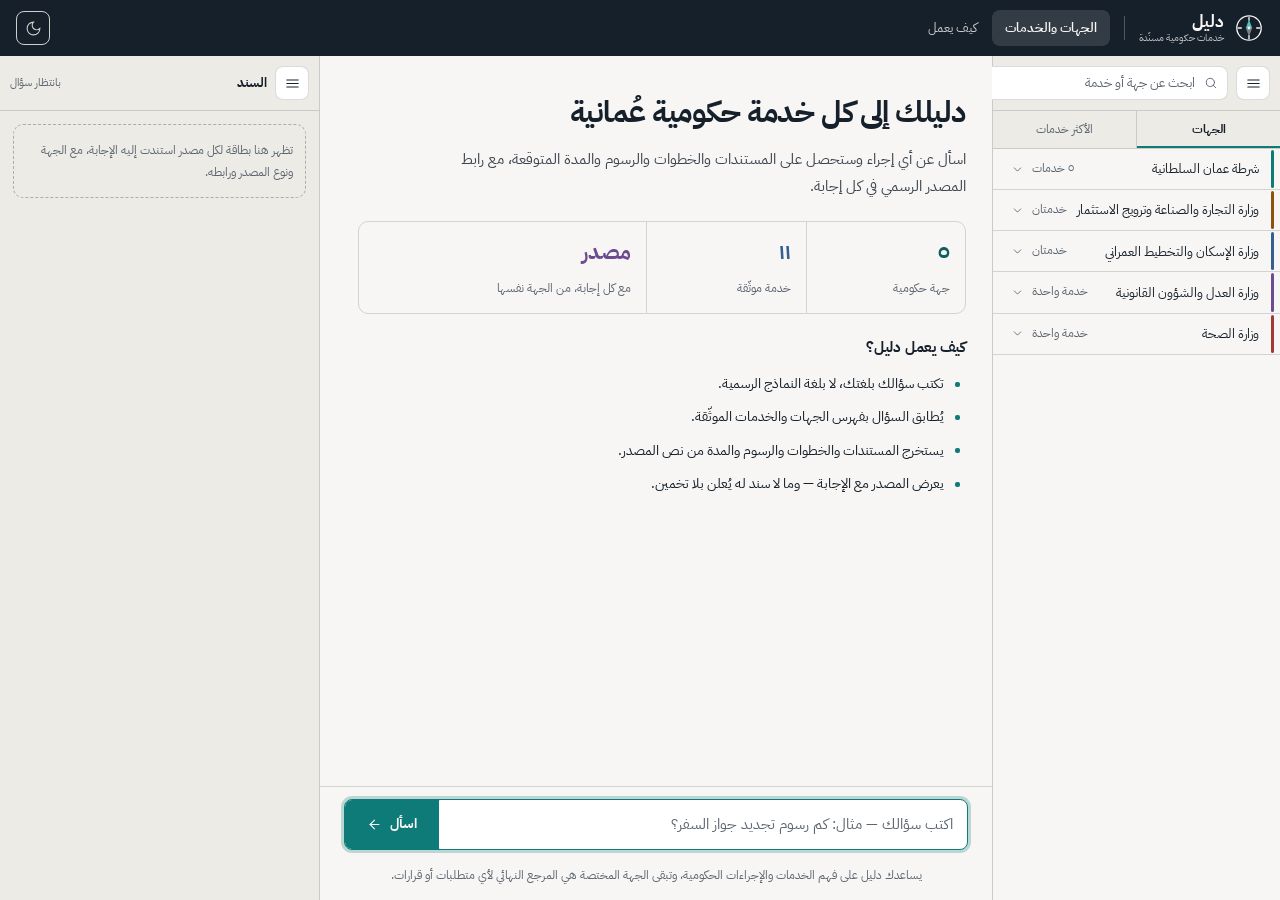
<file: design_handoff_daleel_ui/reference/demo.html>
<!DOCTYPE html>
<html lang="ar" dir="rtl">
<head>
<meta charset="UTF-8" />
<meta name="viewport" content="width=device-width, initial-scale=1.0, viewport-fit=cover" />
<title>دليل — معاينة الواجهة (بيانات تجريبية)</title>
<script>
  (function () {
    var root = document.documentElement, theme = "light";
    try { var s = localStorage.getItem("daleel-theme"); if (s === "light" || s === "dark") theme = s; } catch (e) {}
    root.setAttribute("data-theme", theme);
    try {
      var f = [];
      if (localStorage.getItem("daleel-rail-index") === "folded") f.push("index-folded");
      if (localStorage.getItem("daleel-rail-src") === "folded") f.push("src-folded");
      if (f.length) root.setAttribute("data-rails", f.join(" "));
    } catch (e) {}
  })();
</script>
<link rel="preconnect" href="https://fonts.googleapis.com" />
<link rel="preconnect" href="https://fonts.gstatic.com" crossorigin />
<link href="https://fonts.googleapis.com/css2?family=IBM+Plex+Sans+Arabic:wght@400;500;600;700&display=swap" rel="stylesheet" />
<link rel="stylesheet" href="../static/style.css" />
</head>
<body>

<a class="skip" href="#input">تخطَّ إلى مربع السؤال</a>

<div id="shell" class="shell">
  <header class="topbar">
    <a class="brand" href="#" aria-label="دليل — الصفحة الرئيسية">
      <span class="brand__mark" aria-hidden="true">
        <svg viewBox="0 0 32 32" width="30" height="30" fill="none">
          <circle cx="16" cy="16" r="13" stroke="currentColor" stroke-width="1.4" />
          <path d="M16 4.6v3.2M16 24.2v3.2M4.6 16h3.2M24.2 16h3.2" stroke="currentColor" stroke-width="1.4" stroke-linecap="round" />
          <path d="M16 7 19.4 16 12.6 16Z" fill="#4fc0b8" />
          <path d="M16 25 19.4 16 12.6 16Z" fill="currentColor" opacity=".45" />
          <circle cx="16" cy="16" r="1.5" fill="currentColor" />
        </svg>
      </span>
      <span class="brand__names">
        <span class="brand__name">دليل</span>
        <span class="brand__tag">خدمات حكومية مسنَدة</span>
      </span>
    </a>
    <span class="topbar__sep" aria-hidden="true"></span>
    <nav class="nav" aria-label="أقسام الصفحة">
      <a class="nav__link is-current" href="#directory-search">الجهات والخدمات</a>
      <a class="nav__link" href="#how">كيف يعمل</a>
    </nav>
    <div class="topbar__tools">
      <button id="theme-toggle" class="iconbtn" type="button" aria-label="التبديل إلى الوضع الداكن" title="تبديل السمة">
        <svg class="icon-sun" viewBox="0 0 24 24" fill="none" stroke="currentColor" stroke-width="1.5" stroke-linecap="round" aria-hidden="true"><path d="M12 3a6 6 0 0 0 9 9 9 9 0 1 1-9-9Z" /></svg>
        <svg class="icon-moon" viewBox="0 0 24 24" fill="none" stroke="currentColor" stroke-width="1.5" stroke-linecap="round" aria-hidden="true"><circle cx="12" cy="12" r="4" /><path d="M12 2v2M12 20v2M4.9 4.9l1.4 1.4M17.7 17.7l1.4 1.4M2 12h2M20 12h2M6.3 17.7l-1.4 1.4M19.1 4.9l-1.4 1.4" /></svg>
      </button>
    </div>
  </header>

  <div class="panes">
    <aside class="rail rail--index" aria-label="فهرس الجهات والخدمات">
      <div class="rail__strip">
        <button class="rail__fold" type="button" data-fold="index" aria-label="فتح الفهرس" aria-expanded="false">
          <svg viewBox="0 0 24 24" fill="none" stroke="currentColor" stroke-width="1.6" stroke-linecap="round" aria-hidden="true"><path d="M4 7h16M4 12h16M4 17h16" /></svg>
        </button>
        <span class="rail__strip-label">الفهرس</span>
        <span id="fold-count-index" class="rail__strip-badge"></span>
      </div>
      <div class="rail__head">
        <button class="rail__fold" type="button" data-fold="index" aria-label="طي الفهرس" aria-expanded="true">
          <svg viewBox="0 0 24 24" fill="none" stroke="currentColor" stroke-width="1.6" stroke-linecap="round" aria-hidden="true"><path d="M4 7h16M4 12h16M4 17h16" /></svg>
        </button>
        <label class="sr-only" for="directory-search">ابحث عن جهة أو خدمة</label>
        <div class="search">
          <svg viewBox="0 0 24 24" fill="none" stroke="currentColor" stroke-width="1.6" stroke-linecap="round" aria-hidden="true"><circle cx="11" cy="11" r="7" /><path d="m20 20-4.3-4.3" /></svg>
          <input id="directory-search" class="search__input" type="search" placeholder="ابحث عن جهة أو خدمة" />
        </div>
      </div>
      <div class="railtabs" role="tablist" aria-label="طريقة العرض">
        <button type="button" role="tab" class="is-active" aria-selected="true" data-sort="name">الجهات</button>
        <button type="button" role="tab" aria-selected="false" data-sort="size">الأكثر خدمات</button>
      </div>
      <div id="directory-list" class="dirlist"></div>
      <p id="directory-empty" class="dirempty" hidden>لا توجد جهة أو خدمة مطابقة لبحثك.</p>
    </aside>

    <main class="main">
      <div id="thread" class="thread" tabindex="-1">
        <section id="welcome" class="welcome" aria-labelledby="welcome-title">
          <div>
            <h1 id="welcome-title" class="welcome__title">دليلك إلى كل خدمة حكومية عُمانية</h1>
            <p class="welcome__text" style="margin-top:12px">اسأل عن أي إجراء وستحصل على المستندات والخطوات والرسوم والمدة المتوقعة، مع رابط المصدر الرسمي في كل إجابة.</p>
          </div>
          <div class="figures" id="figures">
            <div><b id="fig-auth">—</b><span>جهة حكومية</span></div>
            <div><b id="fig-svc">—</b><span>خدمة موثّقة</span></div>
            <div><b>مصدر</b><span>مع كل إجابة، من الجهة نفسها</span></div>
          </div>
          <section id="how" aria-labelledby="how-title">
            <h2 id="how-title" class="welcome__text" style="font-weight:700;color:var(--ink)">كيف يعمل دليل؟</h2>
            <ol class="answer__list" style="margin-top:10px">
              <li>تكتب سؤالك بلغتك، لا بلغة النماذج الرسمية.</li>
              <li>يُطابق السؤال بفهرس الجهات والخدمات الموثّقة.</li>
              <li>يستخرج المستندات والخطوات والرسوم والمدة من نص المصدر.</li>
              <li>يعرض المصدر مع الإجابة — وما لا سند له يُعلن بلا تخمين.</li>
            </ol>
          </section>
        </section>
        <div id="messages" class="messages" aria-live="polite" aria-busy="false" style="display:flex;flex-direction:column;gap:15px"></div>
      </div>

      <form id="composer" class="composer" autocomplete="off">
        <label class="sr-only" for="input">اكتب سؤالك</label>
        <div class="composer__box">
          <input id="input" class="composer__input" type="text" placeholder="اكتب سؤالك — مثال: كم رسوم تجديد جواز السفر؟" enterkeyhint="send" />
          <button id="send" class="composer__send" type="submit"><span>اسأل</span>
            <svg viewBox="0 0 24 24" fill="none" stroke="currentColor" stroke-width="1.8" stroke-linecap="round" aria-hidden="true"><path d="M19 12H5" /><path d="m12 19-7-7 7-7" /></svg>
          </button>
        </div>
      </form>

      <p class="disclaimer">يساعدك دليل على فهم الخدمات والإجراءات الحكومية، وتبقى الجهة المختصة هي المرجع النهائي لأي متطلبات أو قرارات.</p>

      <nav class="mobilebar" aria-label="التنقّل السريع">
        <button type="button" class="is-active" data-mobile="ask">
          <svg viewBox="0 0 24 24" fill="none" stroke="currentColor" stroke-width="1.5" stroke-linecap="round" aria-hidden="true"><path d="M8 10h8M8 14h5" /><path d="M21 12a8 8 0 1 1-3.2-6.4L21 5v7Z" /></svg>اسأل</button>
        <button type="button" data-mobile="index">
          <svg viewBox="0 0 24 24" fill="none" stroke="currentColor" stroke-width="1.5" stroke-linecap="round" aria-hidden="true"><path d="M4 5h16M4 12h16M4 19h10" /></svg>الفهرس</button>
        <button type="button" data-mobile="src">
          <svg viewBox="0 0 24 24" fill="none" stroke="currentColor" stroke-width="1.5" stroke-linecap="round" aria-hidden="true"><path d="M4 19V5a2 2 0 0 1 2-2h11l3 3v13a2 2 0 0 1-2 2H6a2 2 0 0 1-2-2Z" /><path d="M8 8h7M8 12h7" /></svg>السند</button>
      </nav>
    </main>

    <aside class="rail rail--src" aria-label="سند الإجابة">
      <div class="rail__strip">
        <button class="rail__fold" type="button" data-fold="src" aria-label="فتح السند" aria-expanded="false">
          <svg viewBox="0 0 24 24" fill="none" stroke="currentColor" stroke-width="1.6" stroke-linecap="round" aria-hidden="true"><path d="M4 7h16M4 12h16M4 17h16" /></svg>
        </button>
        <span class="rail__strip-label">السند</span>
        <span id="fold-count-src" class="rail__strip-badge" hidden></span>
      </div>
      <div class="rail__head">
        <button class="rail__fold" type="button" data-fold="src" aria-label="طي السند" aria-expanded="true">
          <svg viewBox="0 0 24 24" fill="none" stroke="currentColor" stroke-width="1.6" stroke-linecap="round" aria-hidden="true"><path d="M4 7h16M4 12h16M4 17h16" /></svg>
        </button>
        <span class="rail__title">السند</span>
        <span id="src-note" class="rail__note">بانتظار سؤال</span>
      </div>
      <div id="src-body" class="srcbody"></div>
    </aside>

    <button class="rail__scrim" type="button" aria-label="إغلاق اللوحة" tabindex="-1"></button>
  </div>
</div>

<!-- بيانات فهرس تجريبية، بنفس شكل registry.browse_directory() -->
<script id="directory-data" type="application/json">
[
 {"id":"rop","name_ar":"شرطة عمان السلطانية","portal_url":"https://www.rop.gov.om","search":"شرطة عمان السلطانيه",
  "services":[
   {"service_id":"rop-psp-02","name_ar":"تجديد جواز السفر","search":"تجديد جواز السفر"},
   {"service_id":"rop-psp-01","name_ar":"إصدار جواز سفر جديد","search":"اصدار جواز سفر جديد"},
   {"service_id":"rop-id-01","name_ar":"تجديد البطاقة الشخصية","search":"تجديد البطاقه الشخصيه"},
   {"service_id":"rop-veh-03","name_ar":"نقل ملكية مركبة","search":"نقل ملكيه مركبه"},
   {"service_id":"rop-drv-01","name_ar":"تجديد رخصة السياقة","search":"تجديد رخصه السياقه"}]},
 {"id":"moci","name_ar":"وزارة التجارة والصناعة وترويج الاستثمار","portal_url":"https://www.moci.gov.om","search":"وزاره التجاره والصناعه وترويج الاستثمار",
  "services":[
   {"service_id":"moci-cr-01","name_ar":"تأسيس سجل تجاري","search":"تاسيس سجل تجاري"},
   {"service_id":"moci-cr-02","name_ar":"تجديد السجل التجاري","search":"تجديد السجل التجاري"}]},
 {"id":"mohup","name_ar":"وزارة الإسكان والتخطيط العمراني","portal_url":"https://www.mohup.gov.om","search":"وزاره الاسكان والتخطيط العمراني",
  "services":[
   {"service_id":"moh-title-02","name_ar":"إصدار سند ملكية","search":"اصدار سند ملكيه"},
   {"service_id":"moh-title-03","name_ar":"نقل ملكية عقار","search":"نقل ملكيه عقار"}]},
 {"id":"moj","name_ar":"وزارة العدل والشؤون القانونية","portal_url":"https://www.moj.gov.om","search":"وزاره العدل والشوون القانونيه",
  "services":[{"service_id":"moj-att-01","name_ar":"توثيق وكالة","search":"توثيق وكاله"}]},
 {"id":"moh","name_ar":"وزارة الصحة","portal_url":"https://www.moh.gov.om","search":"وزاره الصحه",
  "services":[{"service_id":"moh-birth-01","name_ar":"شهادة ميلاد","search":"شهاده ميلاد"}]}
]
</script>

<!-- بديل تجريبي لنقطة /chat حتى تعمل المعاينة بلا خادم. لا يُنسخ إلى المشروع. -->
<script>
window.fetch = function (url, options) {
  const body = JSON.parse((options && options.body) || "{}");
  const last = (body.history || []).filter((m) => m.role === "user").pop();
  const text = (last && last.content) || "";
  const wait = (data) => new Promise((r) =>
    setTimeout(() => r({ ok: true, status: 200, json: () => Promise.resolve(data) }), 900));

  if (/رخصة|رخصه/.test(text) && !body.service_id) {
    return wait({ format: "clarify", reply: "سؤالك يطابق خدمتين. أيّهما تقصد؟", options: [
      { label_ar: "تجديد رخصة سياقة قائمة", service_id: "rop-drv-01" },
      { label_ar: "إصدار رخصة سياقة جديدة", service_id: "rop-drv-02" }] });
  }
  if (/حفر|تصريح/.test(text)) {
    return wait({ format: "refusal", answer_time: 2.4,
      reply: "لم تورد المصادر الرسمية رسماً لهذه الخدمة، ولن أقدّم رقماً غير مسنَد. راجع بوابة الجهة." });
  }
  return wait({
    format: "answer", service_name: "تجديد جواز السفر", authority: "شرطة عمان السلطانية",
    confidence: "high", answer_time: 5.4,
    answer: "رسوم تجديد جواز السفر بحسب مدة الصلاحية المطلوبة:\n" +
      "- **٢٠ ريالاً عمانياً** لجواز مدته خمس سنوات.\n" +
      "- **٤٠ ريالاً عمانياً** لجواز مدته عشر سنوات.\n" +
      "مدة الإنجاز المعلنة ثلاثة أيام عمل من تاريخ السداد.\n" +
      "الخطوات:\n" +
      "1. الدخول إلى تطبيق شرطة عمان السلطانية أو بوابتها الإلكترونية.\n" +
      "2. تعبئة طلب التجديد وإرفاق صورة شخصية حديثة بخلفية بيضاء.\n" +
      "3. سداد الرسوم إلكترونياً وحفظ الإيصال.\n" +
      "4. استلام الجواز من المركز المحدد أو عبر خدمة التوصيل.",
    sources: [
      { url: "https://www.rop.gov.om", authority: "شرطة عمان السلطانية", service: "تجديد جواز السفر",
        title: "صفحة خدمة تجديد جواز السفر",
        quote: "رسم إصدار الجواز لمدة خمس سنوات ٢٠ ريالاً، ولمدة عشر سنوات ٤٠ ريالاً، وتُرفق صورة شخصية حديثة." },
      { url: "https://www.oman.om", authority: "دليل الخدمات الحكومية", service: "بطاقة الخدمة",
        quote: "مدة تنفيذ الطلب ثلاثة أيام عمل من تاريخ السداد." }]
  });
};
</script>
<script src="../static/script.js"></script>
</body>
</html>
</file>
<file: design_handoff_daleel_ui/static/style.css>
/* ==========================================================================
   دليل — الواجهة الجديدة (اتجاه الشريطين)
   يستبدل static/style.css بالكامل.
   بنية الملف: الرموز ← الأساسيات ← الهيكل ← الشريطان ← المحادثة ← الجوال
   ========================================================================== */

/* ---------- 1. الرموز ---------- */
:root {
  /* ورق وحِبر */
  --bg:            #f7f6f4;
  --surface:       #edebe6;
  --surface-2:     #ffffff;
  --ink:           #16202b;
  --ink-2:         #3a434e;
  --ink-3:         #5c6570;
  --line:          rgba(22, 32, 43, .16);
  --line-strong:   rgba(22, 32, 43, .30);

  /* الأدوار اللونية — مشتقّة في OKLCH من لون فولاذي واحد */
  --teal:          #0f7b78;   /* مسنَد / الإجراء الأساسي */
  --teal-deep:     #0b5f5d;   /* نص فيروزي على ورق */
  --teal-tint:     #dcefee;
  --indigo:        #33608f;   /* الخطوات والمصادر الثانوية */
  --indigo-tint:   #dfe9f4;
  --amber:         #8a5410;   /* تحفّظ */
  --amber-tint:    #f6ecdb;
  --clay:          #9e3b32;   /* غياب السند / خطأ */
  --clay-tint:     #f7e5e2;
  --plum:          #6d4b8f;   /* توضيح */
  --plum-tint:     #ece4f4;

  /* تدوير */
  --r-frame: 16px;
  --r-card:  10px;
  --r-soft:  8px;
  --r-chip:  6px;
  --r-pill:  999px;

  /* مقاسات */
  --rail-index: 288px;
  --rail-src:   320px;
  --rail-fold:  46px;
  --head-h:     56px;

  --shadow-sm: 0 1px 2px rgba(22, 32, 43, .08);
  --shadow-md: 0 4px 14px rgba(22, 32, 43, .12);
  --shadow-lg: 0 14px 36px rgba(22, 32, 43, .18);

  --font: "IBM Plex Sans Arabic", system-ui, -apple-system, "Segoe UI", sans-serif;
}

[data-theme="dark"] {
  --bg:            #101720;
  --surface:       #19222e;
  --surface-2:     #16202b;
  --ink:           #e8eaed;
  --ink-2:         #b9c2cc;
  --ink-3:         #9aa7b4;
  --line:          rgba(232, 234, 237, .18);
  --line-strong:   rgba(232, 234, 237, .34);

  --teal:          #4fc0b8;
  --teal-deep:     #4fc0b8;
  --teal-tint:     rgba(79, 192, 184, .16);
  --indigo:        #8fbdec;
  --indigo-tint:   rgba(143, 189, 236, .16);
  --amber:         #e0a24a;
  --amber-tint:    rgba(224, 162, 74, .14);
  --clay:          #e08a7e;
  --clay-tint:     rgba(224, 138, 126, .14);
  --plum:          #b79ae0;
  --plum-tint:     rgba(183, 154, 224, .14);

  --shadow-sm: 0 1px 2px rgba(0, 0, 0, .4);
  --shadow-md: 0 4px 14px rgba(0, 0, 0, .45);
  --shadow-lg: 0 14px 36px rgba(0, 0, 0, .5);
}

/* الزر الأساسي: نص فاتح على فيروزي غامق في الفاتح، وحِبر على فيروزي فاتح في الداكن */
:root         { --on-teal: #f7f6f4; }
[data-theme="dark"] { --on-teal: #101720; }

/* ---------- 2. الأساسيات ---------- */
*, *::before, *::after { box-sizing: border-box; }

html, body { height: 100%; }

body {
  margin: 0;
  background: var(--bg);
  color: var(--ink);
  font-family: var(--font);
  font-size: 15px;
  line-height: 1.75;
  -webkit-text-size-adjust: 100%;
}

h1, h2, h3 { margin: 0; line-height: 1.45; font-weight: 700; letter-spacing: -.015em; }
p { margin: 0; }
ul, ol { margin: 0; padding: 0; list-style: none; }

a { color: var(--indigo); text-decoration: none; text-underline-offset: 3px; }
a:hover { text-decoration: underline; }

button {
  font: inherit;
  color: inherit;
  background: none;
  border: 0;
  cursor: pointer;
}

:focus { outline: none; }
:focus-visible {
  outline: 2px solid var(--teal);
  outline-offset: 2px;
  border-radius: var(--r-chip);
}
::selection { background: color-mix(in srgb, var(--teal) 28%, transparent); }

.sr-only {
  position: absolute; width: 1px; height: 1px; padding: 0; margin: -1px;
  overflow: hidden; clip: rect(0 0 0 0); white-space: nowrap; border: 0;
}

.skip {
  position: absolute; inset-inline-start: 12px; top: -60px; z-index: 60;
  background: var(--teal); color: var(--on-teal);
  padding: 10px 16px; border-radius: var(--r-soft); font-weight: 700;
  transition: top .16s ease;
}
.skip:focus { top: 12px; }

/* ---------- 3. الهيكل ---------- */
.shell {
  height: 100dvh;
  display: grid;
  grid-template-rows: auto 1fr;
  overflow: hidden;
}

/* الرأس */
.topbar {
  background: var(--ink);
  color: #f7f6f4;
  height: var(--head-h);
  display: flex;
  align-items: center;
  gap: 14px;
  padding: 0 16px;
}
[data-theme="dark"] .topbar { background: var(--surface); color: var(--ink); border-bottom: 1px solid var(--line); }

.brand { display: flex; align-items: center; gap: 10px; color: inherit; flex: none; }
.brand:hover { text-decoration: none; }
.brand__mark { display: block; width: 30px; height: 30px; flex: none; }
.brand__names { display: flex; flex-direction: column; gap: 1px; }
.brand__name { font-size: 17px; font-weight: 700; line-height: 1.1; }
.brand__tag  { font-size: 10px; line-height: 1.1; opacity: .72; }

.topbar__sep { width: 1px; height: 24px; background: currentColor; opacity: .26; flex: none; }

.nav { display: flex; gap: 2px; flex: none; }
.nav__link {
  color: inherit; opacity: .8;
  padding: 7px 13px; font-size: 13px; border-radius: var(--r-soft);
}
.nav__link:hover { opacity: 1; background: rgba(247, 246, 244, .13); text-decoration: none; }
[data-theme="dark"] .nav__link:hover { background: rgba(232, 234, 237, .1); }
.nav__link.is-current { opacity: 1; font-weight: 600; background: rgba(247, 246, 244, .13); }
[data-theme="dark"] .nav__link.is-current { background: rgba(232, 234, 237, .1); }

.topbar__tools { margin-inline-start: auto; display: flex; align-items: center; gap: 8px; }

.iconbtn {
  width: 34px; height: 34px; flex: none;
  display: grid; place-items: center;
  border: 1px solid currentColor; border-radius: var(--r-soft);
  color: inherit; opacity: .82;
}
.iconbtn:hover { opacity: 1; background: rgba(247, 246, 244, .13); }
[data-theme="dark"] .iconbtn:hover { background: rgba(232, 234, 237, .1); }
.iconbtn svg { display: block; width: 17px; height: 17px; }
.iconbtn .icon-moon { display: none; }
[data-theme="dark"] .iconbtn .icon-sun  { display: none; }
[data-theme="dark"] .iconbtn .icon-moon { display: block; }

/* اللوح الثلاثي */
.panes {
  display: grid;
  grid-template-columns: var(--rail-index) minmax(0, 1fr) var(--rail-src);
  min-height: 0;
}
.shell.index-folded .panes { grid-template-columns: var(--rail-fold) minmax(0, 1fr) var(--rail-src); }
.shell.src-folded   .panes { grid-template-columns: var(--rail-index) minmax(0, 1fr) var(--rail-fold); }
.shell.index-folded.src-folded .panes { grid-template-columns: var(--rail-fold) minmax(0, 1fr) var(--rail-fold); }

/* ---------- 4. الشريطان ---------- */
.rail {
  background: var(--surface);
  min-height: 0;
  display: flex;
  flex-direction: column;
}
.rail--index { border-inline-end: 1px solid var(--line); }
.rail--src   { border-inline-start: 1px solid var(--line); }

.rail__head {
  display: flex; align-items: center; gap: 8px;
  padding: 10px; border-bottom: 1px solid var(--line);
  flex: none;
}
.rail__title { font-size: 12.5px; font-weight: 700; flex: 1; }
.rail__note  { font-size: 11px; color: var(--ink-3); }

.rail__fold {
  width: 34px; height: 34px; flex: none;
  display: grid; place-items: center;
  border: 1px solid var(--line); border-radius: var(--r-soft);
  background: var(--surface-2); color: var(--ink);
}
.rail__fold:hover { background: color-mix(in srgb, var(--teal) 10%, var(--surface-2)); }
.rail__fold svg { display: block; width: 17px; height: 17px; }

/* الحالة المطويّة: شريحة رأسية */
.rail__strip {
  display: none;
  flex-direction: column; align-items: center; gap: 12px;
  padding: 10px 0;
}
.rail__strip-label {
  writing-mode: vertical-rl;
  font-size: 12px; font-weight: 700; color: var(--ink-2);
  letter-spacing: .04em;
}
.rail__strip-badge {
  font-size: 11px; font-weight: 700;
  background: var(--teal); color: var(--on-teal);
  padding: 3px 6px; border-radius: var(--r-chip);
}
/* الطي سلوك سطح مكتب وحده؛ في الجوال الشريط لوحة منزلقة لا شريحة. */
@media (min-width: 961px) {
  .shell.index-folded .rail--index > :not(.rail__strip),
  .shell.src-folded   .rail--src   > :not(.rail__strip) { display: none; }
  .shell.index-folded .rail--index .rail__strip,
  .shell.src-folded   .rail--src   .rail__strip { display: flex; }
}

/* البحث */
.search {
  flex: 1;
  display: flex; align-items: center; gap: 7px;
  height: 34px; padding: 0 9px;
  background: var(--surface-2);
  border: 1px solid var(--line); border-radius: var(--r-soft);
}
.search:focus-within { border-color: var(--teal); box-shadow: 0 0 0 2px color-mix(in srgb, var(--teal) 22%, transparent); }
.search svg { width: 14px; height: 14px; flex: none; color: var(--ink-3); }
.search__input {
  flex: 1; min-width: 0;
  border: 0; background: none; color: inherit;
  font: inherit; font-size: 12.5px;
}
.search__input::placeholder { color: var(--ink-3); }
.search__input::-webkit-search-cancel-button { filter: grayscale(1); }

/* تبويبات الفهرس */
.railtabs { display: flex; border-bottom: 1px solid var(--line); flex: none; }
.railtabs button {
  flex: 1; padding: 8px 0; font-size: 12px; color: var(--ink-3);
  border-inline-start: 1px solid var(--line);
}
.railtabs button:first-child { border-inline-start: 0; }
.railtabs button.is-active {
  font-weight: 700; color: var(--ink);
  box-shadow: inset 0 -2px 0 var(--teal);
}

/* قائمة الجهات */
.dirlist { flex: 1; overflow-y: auto; background: var(--bg); overscroll-behavior: contain; }
.dirlist::-webkit-scrollbar { width: 10px; }
.dirlist::-webkit-scrollbar-thumb { background: var(--line); border-radius: var(--r-pill); border: 3px solid var(--bg); }

.auth { border-bottom: 1px solid var(--line); }
.auth__head {
  width: 100%;
  display: flex; align-items: stretch; gap: 0;
  text-align: start;
}
.auth__bar {
  width: 3px; flex: none; border-radius: var(--r-pill);
  background: var(--sector, var(--teal));
}
.auth__label { flex: 1; display: flex; align-items: center; gap: 8px; padding: 9px 12px; min-width: 0; }
.auth__name  { flex: 1; font-size: 13px; line-height: 1.5; }
.auth__count { font-size: 11.5px; color: var(--ink-3); flex: none; }
.auth__chev  { width: 13px; height: 13px; flex: none; color: var(--ink-3); transition: transform .18s ease; }
.auth__head:hover { background: var(--surface); }
.auth.is-open .auth__label { background: var(--surface); }
.auth.is-open .auth__name  { font-weight: 700; }
.auth.is-open .auth__chev  { transform: rotate(180deg); }

/* اللوحة القابلة للفتح — grid 0fr→1fr حتى تأخذ ارتفاع محتواها بدقّة */
.auth__panel {
  display: grid; grid-template-rows: 0fr;
  visibility: hidden;
  transition: grid-template-rows .22s ease, visibility .22s;
}
.auth.is-open .auth__panel { grid-template-rows: 1fr; visibility: visible; }
.auth__inner { overflow: hidden; }

.svc {
  display: flex; align-items: center; gap: 8px;
  padding: 7px 12px 7px 15px;
  border-inline-start: 3px solid transparent;
}
.svc__name { flex: 1; font-size: 12.5px; color: var(--ink-2); }
.svc__ask {
  flex: none; font-size: 11.5px; font-weight: 700; color: var(--teal-deep);
  padding: 6px 8px; border-radius: var(--r-chip);
  opacity: 0;
}
.svc:hover, .svc:focus-within { background: var(--teal-tint); border-inline-start-color: var(--teal); }
.svc:hover .svc__ask, .svc:focus-within .svc__ask { opacity: 1; }
.svc.is-current {
  background: var(--teal-tint); border-inline-start-color: var(--teal);
}
.svc.is-current .svc__name { font-weight: 700; color: var(--ink); }

.auth__portal {
  display: inline-block; margin: 4px 12px 12px;
  font-size: 12px; font-weight: 700; color: var(--indigo);
}

.dirempty { padding: 16px 12px; font-size: 12.5px; color: var(--ink-3); }

/* شريط السند */
.srcbody { flex: 1; overflow-y: auto; padding: 13px; display: flex; flex-direction: column; gap: 11px; }
.srchint {
  border: 1px dashed var(--line-strong); border-radius: var(--r-card);
  padding: 14px 12px; font-size: 12px; line-height: 1.85; color: var(--ink-3);
}
.srclegend { display: flex; flex-direction: column; gap: 9px; font-size: 12px; color: var(--ink-2); }
.srclegend > span { display: flex; gap: 9px; align-items: baseline; }
.srclegend .num {
  font-size: 10.5px; font-weight: 700; flex: none;
  background: var(--teal); color: var(--on-teal);
  padding: 2px 6px; border-radius: var(--r-chip);
}
.srclegend .box { width: 11px; height: 11px; flex: none; transform: translateY(2px); border: 2px solid var(--indigo); border-radius: 3px; }
.srclegend .box--amber { border-color: var(--amber); }

.srccard {
  border: 1px solid var(--line); border-radius: var(--r-card);
  background: var(--surface-2); overflow: hidden;
}
.srccard__head {
  display: flex; align-items: center; gap: 8px;
  padding: 9px 11px; background: var(--teal-tint);
  border-bottom: 1px solid var(--line);
}
.srccard:nth-child(even) .srccard__head { background: var(--indigo-tint); }
.srccard__num {
  font-size: 11.5px; font-weight: 700; flex: none;
  background: var(--teal); color: var(--on-teal);
  padding: 3px 7px; border-radius: var(--r-chip);
}
.srccard:nth-child(even) .srccard__num { background: var(--indigo); }
.srccard__auth { font-size: 12.5px; font-weight: 700; flex: 1; min-width: 0; }
.srccard__kind { font-size: 10.5px; color: var(--ink-3); flex: none; }
.srccard__body { padding: 11px; }
.srccard__svc { font-size: 12.5px; font-weight: 600; margin-bottom: 7px; }
.srccard__quote {
  font-size: 12px; line-height: 1.8; color: var(--ink-2);
  border-inline-start: 3px solid var(--teal); padding-inline-start: 10px;
  border-radius: 0 var(--r-chip) var(--r-chip) 0;
}
.srccard__foot { display: flex; align-items: center; flex-wrap: wrap; gap: 8px; margin-top: 10px; }
.srccard__open { margin-inline-start: auto; font-size: 11.5px; font-weight: 700; }

.srcflag {
  font-size: 10.5px; font-weight: 700; padding: 3px 8px; border-radius: var(--r-chip);
  white-space: nowrap;
}
.srcflag--gov   { background: var(--teal-tint);  color: var(--teal-deep); }
.srcflag--other { background: var(--amber-tint); color: var(--amber); }

.srcstate {
  margin-top: auto; padding-top: 12px; border-top: 1px solid var(--line);
  display: flex; flex-direction: column; gap: 7px;
}
.srcstate__label { font-size: 11.5px; font-weight: 700; color: var(--ink-2); }
.srcstate__note  { font-size: 11px; line-height: 1.7; color: var(--ink-3); }

/* ---------- 5. المحادثة ---------- */
.main { min-height: 0; display: flex; flex-direction: column; background: var(--bg); }

.thread {
  flex: 1; min-height: 0; overflow-y: auto; overflow-x: hidden;
  padding: 20px 24px 8px;
  display: flex; flex-direction: column; gap: 15px;
  scroll-behavior: smooth;
}

/* الترحيب — يظهر قبل أول سؤال فقط */
.welcome { display: flex; flex-direction: column; gap: 20px; padding: 14px 2px 0; max-width: 68ch; }
.shell.is-chatting .welcome { display: none; }
.welcome__title { font-size: 30px; }
.welcome__text  { font-size: 14.5px; line-height: 1.9; color: var(--ink-2); max-width: 58ch; }

.figures { display: flex; border: 1px solid var(--line); border-radius: var(--r-card); overflow: hidden; }
.figures > div { flex: 1; padding: 12px 15px; border-inline-end: 1px solid var(--line); }
.figures > div:last-child { border-inline-end: 0; flex: 2; }
.figures b { display: block; font-size: 21px; margin-bottom: 4px; }
.figures span { font-size: 12px; color: var(--ink-3); }
.figures > div:nth-child(1) b { color: var(--teal-deep); }
.figures > div:nth-child(2) b { color: var(--indigo); }
.figures > div:nth-child(3) b { color: var(--plum); }

/* مسار التنقّل */
.crumbs { display: flex; align-items: center; gap: 9px; font-size: 11.5px; color: var(--ink-3); }
.crumbs__sep { color: var(--teal); }
.crumbs__now { font-weight: 700; color: var(--ink); }

/* الرسائل */
.msg { display: flex; flex-direction: column; min-width: 0; }
.msg, .card, .srccard { overflow-wrap: anywhere; }
.msg--user {
  border-inline-start: 4px solid var(--teal);
  background: var(--surface);
  border-radius: var(--r-card);
  padding: 10px 14px;
}
.msg--user .msg__text { font-size: 16px; font-weight: 700; line-height: 1.6; }
.msg__text { font-size: 14.5px; line-height: 1.95; }
.msg__meta { font-size: 11.5px; color: var(--ink-3); margin-top: 6px; }

.msg--refusal .msg__text,
.msg--error   .msg__text { line-height: 1.9; }

/* بطاقة الإجابة */
.card {
  border: 1px solid var(--line); border-radius: var(--r-card);
  background: var(--surface-2); overflow: hidden;
}
.card__head {
  display: flex; align-items: center; flex-wrap: wrap; gap: 8px 12px;
  padding: 10px 14px; border-bottom: 1px solid var(--line);
  background: var(--surface);
}
.card__service   { font-size: 14px; font-weight: 700; }
.card__authority { font-size: 12px; color: var(--ink-3); }
.conf {
  margin-inline-start: auto;
  font-size: 11px; font-weight: 700; padding: 3px 9px; border-radius: var(--r-chip);
}
.conf--high    { background: var(--teal-tint);  color: var(--teal-deep); }
.conf--partial { background: var(--amber-tint); color: var(--amber); }

.answer__body { padding: 14px; display: flex; flex-direction: column; gap: 12px; }
.answer__p { font-size: 14.5px; line-height: 1.95; }
.answer__list { display: flex; flex-direction: column; gap: 8px; }
.answer__list li { position: relative; padding-inline-start: 22px; font-size: 14px; line-height: 1.8; }
.answer__list li::before {
  content: ""; position: absolute; inset-inline-start: 6px; top: .78em;
  width: 5px; height: 5px; background: var(--teal); border-radius: 2px;
}
.answer__body ol.answer__list { counter-reset: step; }
.answer__body ol.answer__list li { padding-inline-start: 32px; }
.answer__body ol.answer__list li::before {
  counter-increment: step; content: counter(step);
  inset-inline-start: 0; top: .28em;
  width: 22px; height: 22px; background: var(--indigo-tint); color: var(--indigo);
  border-radius: var(--r-chip);
  display: grid; place-items: center;
  font-size: 12px; font-weight: 700;
}
.is-typing { caret-color: transparent; }

/* حاشية المصادر داخل البطاقة */
.card__source { border-top: 1px solid var(--line); padding: 12px 14px; background: var(--surface); }
.card__source-label { font-size: 12px; font-weight: 700; color: var(--ink-2); margin-bottom: 8px; }
.card__source-row {
  display: flex; align-items: center; flex-wrap: wrap; gap: 8px;
  font-size: 12.5px; padding: 3px 0;
}
.card__source-num {
  font-size: 10.5px; font-weight: 700; flex: none;
  background: var(--teal); color: var(--on-teal);
  padding: 2px 6px; border-radius: var(--r-chip);
}
.card__source-ref { color: var(--ink-2); }

/* تحفّظ */
.caution {
  display: flex; gap: 10px; align-items: flex-start;
  border: 1px solid var(--line); border-inline-start: 4px solid var(--amber);
  background: var(--amber-tint); border-radius: var(--r-card);
  padding: 11px 13px; font-size: 12.5px; line-height: 1.8;
}
.caution svg { width: 15px; height: 15px; flex: none; margin-top: 4px; color: var(--amber); }

/* خيارات التوضيح */
.options { display: flex; flex-direction: column; gap: 9px; margin-top: 12px; }
.option {
  display: flex; align-items: center; gap: 12px;
  border: 1px solid var(--line-strong); border-inline-start: 4px solid var(--plum);
  border-radius: var(--r-card);
  padding: 12px 14px; min-height: 44px;
  font-size: 14px; font-weight: 700; text-align: start;
  background: var(--surface-2);
}
.option::after {
  content: ""; margin-inline-start: auto; flex: none;
  width: 8px; height: 8px;
  border-inline-start: 2px solid var(--plum); border-bottom: 2px solid var(--plum);
  transform: rotate(45deg);
}
.option:hover:not(:disabled) { background: var(--plum-tint); }
.option:disabled { opacity: .45; cursor: default; }

/* غياب السند */
.msg--refusal .msg__text {
  border: 1px solid var(--line); border-inline-start: 4px solid var(--clay);
  background: var(--clay-tint); border-radius: var(--r-card);
  padding: 13px 15px;
}
/* خطأ + إعادة المحاولة */
.msg--error .msg__text {
  border: 1px solid var(--line); border-inline-start: 4px solid var(--clay);
  background: var(--clay-tint); border-radius: var(--r-card);
  padding: 13px 15px;
}
.retry {
  align-self: flex-start; margin-top: 10px;
  background: var(--clay); color: #f7f6f4;
  padding: 10px 15px; border-radius: var(--r-soft);
  font-size: 13px; font-weight: 700; min-height: 44px;
}
.retry:hover { filter: brightness(1.08); }

/* الانتظار */
.loading { display: flex; align-items: center; gap: 12px; padding: 10px 0; color: var(--ink-2); }
.loading__label { font-size: 13.5px; }
.typing { display: inline-flex; gap: 3px; }
.typing span {
  width: 4px; height: 12px; background: var(--teal); border-radius: var(--r-pill);
  animation: pulse 1s ease-in-out infinite;
}
.typing span:nth-child(2) { animation-delay: .12s; background: var(--indigo); }
.typing span:nth-child(3) { animation-delay: .24s; background: var(--line-strong); }
@keyframes pulse { 0%, 100% { transform: scaleY(.55); opacity: .55; } 50% { transform: scaleY(1); opacity: 1; } }
.loading--slow .loading__label { color: var(--amber); }

/* أسئلة متابعة */
.followups { display: flex; gap: 8px; flex-wrap: wrap; }
.followups button {
  border: 1px solid var(--line-strong); border-radius: var(--r-soft);
  padding: 8px 12px; font-size: 12.5px; min-height: 44px;
}
.followups button:hover { background: var(--teal-tint); border-color: var(--teal); }

/* مربع السؤال */
.composer {
  flex: none;
  margin: 0; padding: 12px 24px 16px;
  border-top: 1px solid var(--line);
  background: var(--bg);
}
.composer__box {
  display: flex; align-items: stretch;
  background: var(--surface-2);
  border: 1px solid var(--teal); border-radius: var(--r-soft);
  box-shadow: 0 0 0 2px color-mix(in srgb, var(--teal) 18%, transparent);
  overflow: hidden;
}
.composer__box:focus-within { box-shadow: 0 0 0 3px color-mix(in srgb, var(--teal) 26%, transparent); }
.composer__input {
  flex: 1; min-width: 0;
  border: 0; background: none; color: inherit;
  font: inherit; font-size: 14.5px; padding: 12px 14px;
}
.composer__input::placeholder { color: var(--ink-3); }
.composer__input:disabled { opacity: .6; }
.composer__send {
  flex: none; display: inline-flex; align-items: center; gap: 8px;
  padding: 0 22px; background: var(--teal); color: var(--on-teal);
  font-size: 14px; font-weight: 700;
}
.composer__send:hover:not(:disabled) { filter: brightness(1.06); }
.composer__send:disabled { opacity: .5; cursor: not-allowed; }
.composer__send svg { width: 15px; height: 15px; }

.disclaimer {
  flex: none; padding: 0 24px 14px;
  font-size: 11.5px; color: var(--ink-3); text-align: center;
}

/* ---------- 6. الجوال ---------- */
.rail__scrim { display: none; }
.mobilebar   { display: none; }

@media (max-width: 1180px) {
  :root { --rail-src: 288px; }
}

@media (max-width: 960px) {
  .panes,
  .shell.index-folded .panes,
  .shell.src-folded .panes,
  .shell.index-folded.src-folded .panes { grid-template-columns: minmax(0, 1fr); }

  .nav, .brand__tag { display: none; }

  /* الشريطان يصيران لوحتين منزلقتين */
  .rail {
    position: fixed; inset-block: var(--head-h) 0; z-index: 40;
    width: min(88vw, 340px);
    box-shadow: var(--shadow-lg);
    transform: translateX(0);
    transition: transform .22s ease;
  }
  .rail--index { inset-inline-start: 0; transform: translateX(100%); }
  .rail--src   { inset-inline-end: 0;  transform: translateX(-100%); }
  html[dir="rtl"] .rail--index { transform: translateX(100%); }
  html[dir="rtl"] .rail--src   { transform: translateX(-100%); }
  .shell.index-open .rail--index,
  .shell.src-open   .rail--src { transform: translateX(0); }
  .rail__strip { display: none !important; }

  .rail__scrim {
    display: block; position: fixed; inset: 0; z-index: 30;
    background: rgba(22, 32, 43, .5);
    opacity: 0; pointer-events: none; transition: opacity .2s ease;
  }
  .shell.index-open .rail__scrim,
  .shell.src-open   .rail__scrim { opacity: 1; pointer-events: auto; }

  .thread { padding: 16px 14px 8px; }
  .composer { padding: 10px 14px 12px; }
  .disclaimer { padding: 0 14px 12px; }
  .welcome__title { font-size: 25px; }

  /* شريط سفلي: اسأل · الفهرس · السند */
  .mobilebar {
    display: flex; flex: none;
    border-top: 1px solid var(--line); background: var(--bg);
  }
  .mobilebar button {
    flex: 1; padding: 9px 0 11px;
    display: flex; flex-direction: column; align-items: center; gap: 4px;
    font-size: 11.5px; color: var(--ink-3); min-height: 44px;
  }
  .mobilebar button.is-active {
    color: var(--teal-deep); font-weight: 700;
    box-shadow: inset 0 2px 0 var(--teal);
  }
  .mobilebar svg { width: 19px; height: 19px; }
}

@media (prefers-reduced-motion: reduce) {
  * { animation-duration: .01ms !important; transition-duration: .01ms !important; }
  .thread { scroll-behavior: auto; }
}

@media print {
  .topbar, .rail, .composer, .mobilebar, .welcome, .followups { display: none !important; }
  .shell { height: auto; overflow: visible; }
  .thread { overflow: visible; padding: 0; }
  .card { break-inside: avoid; }
}
</file>
